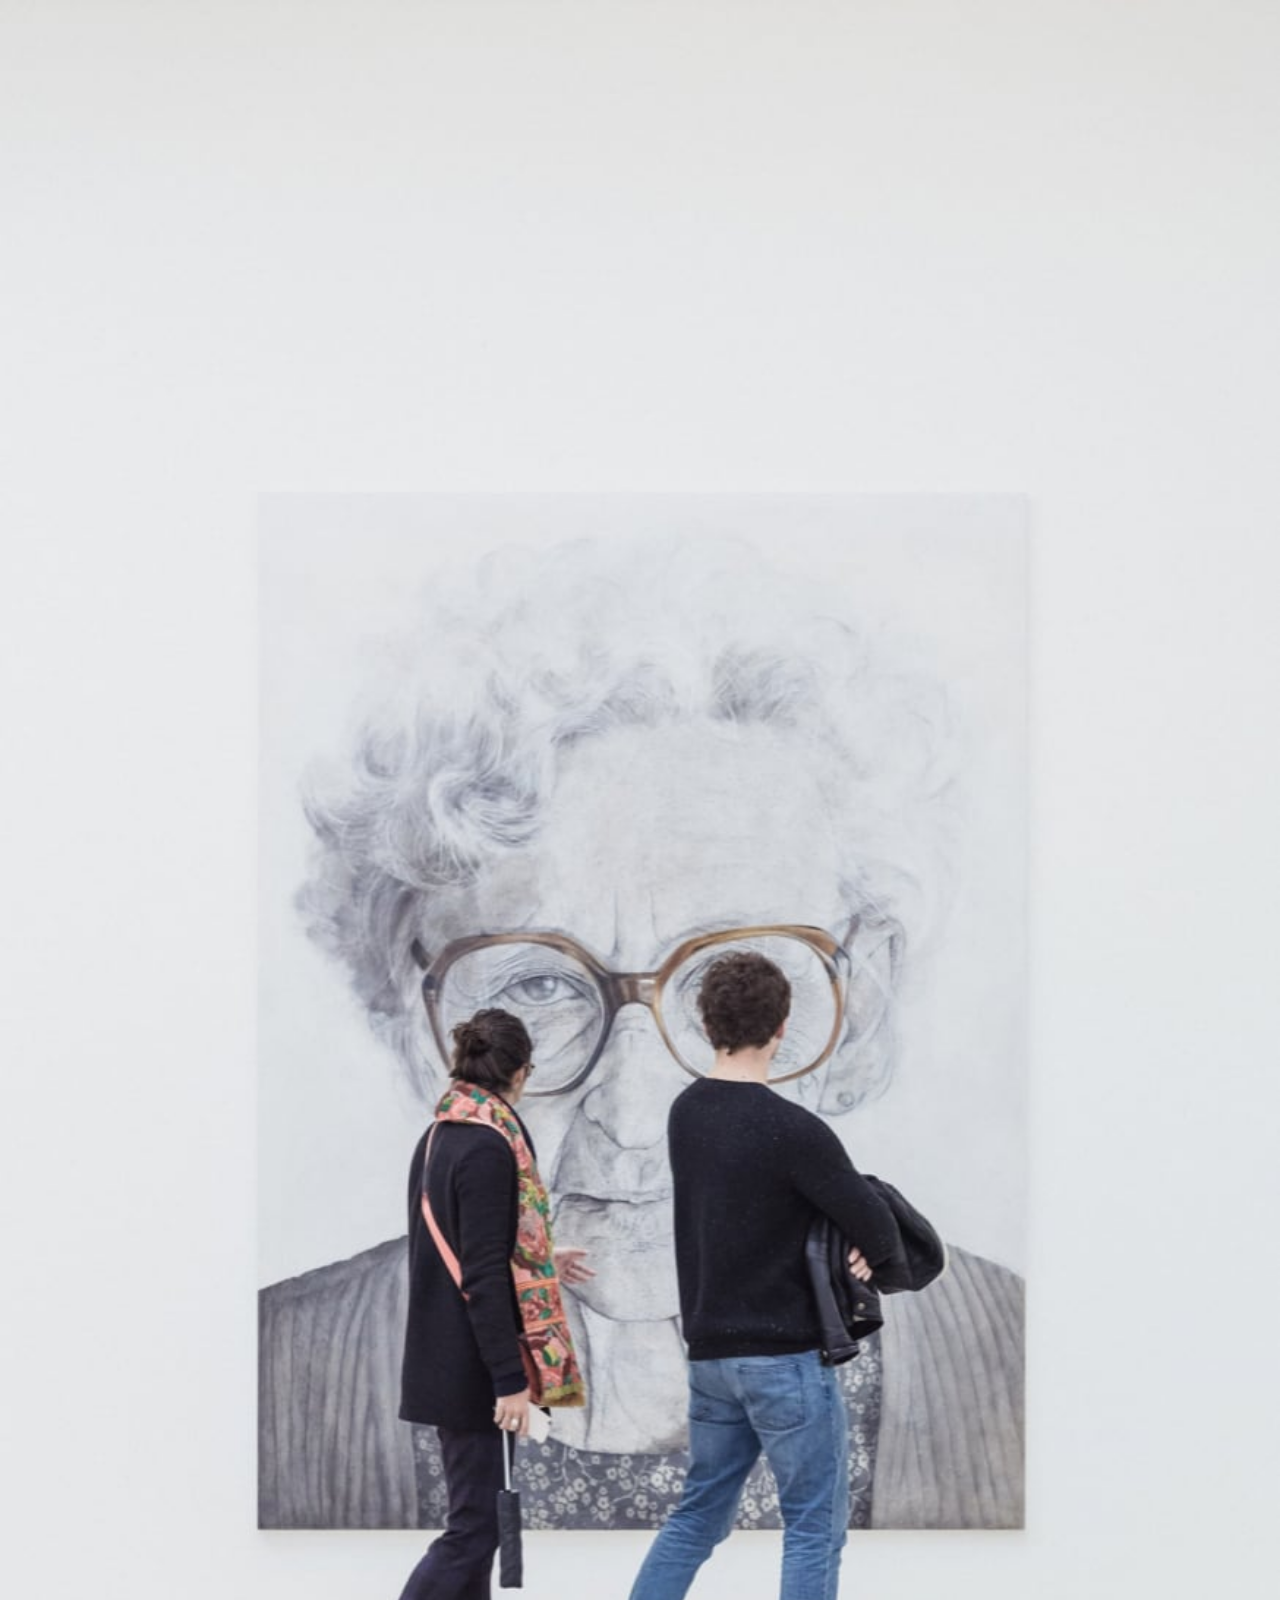
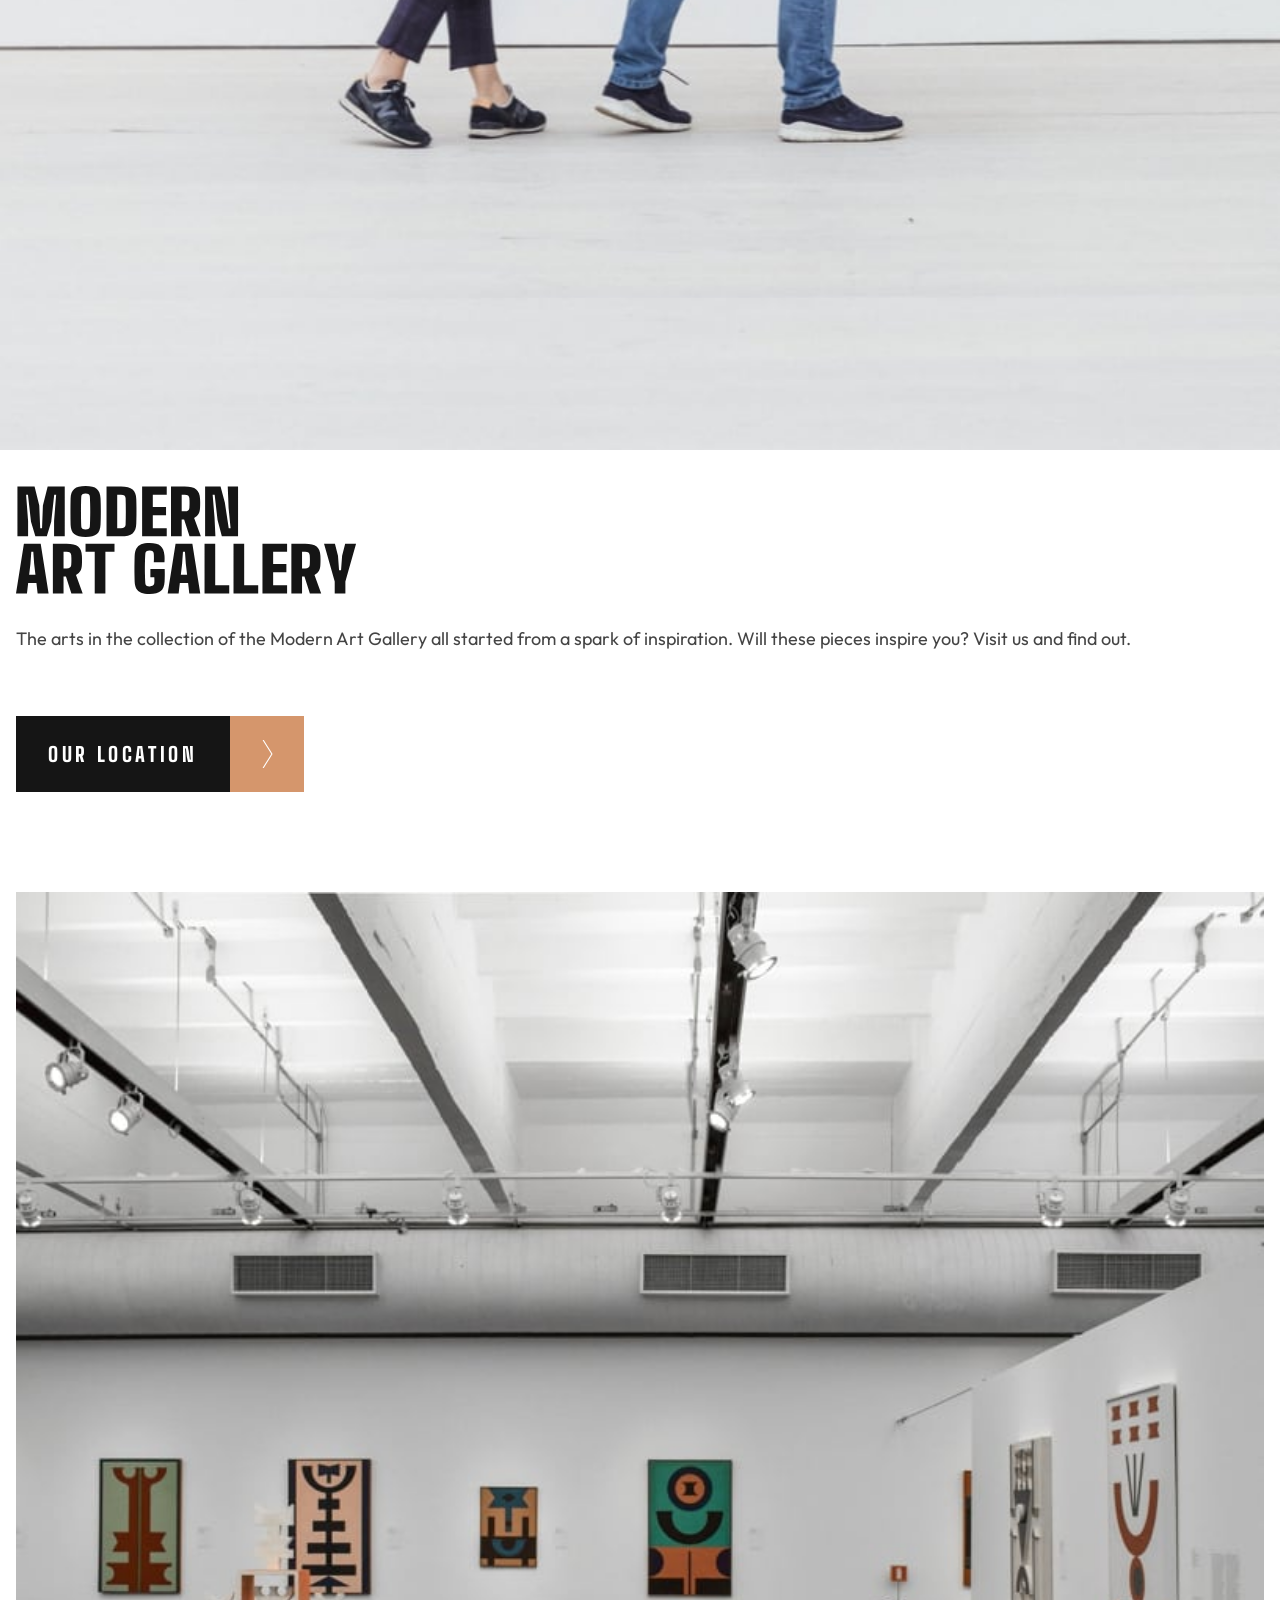
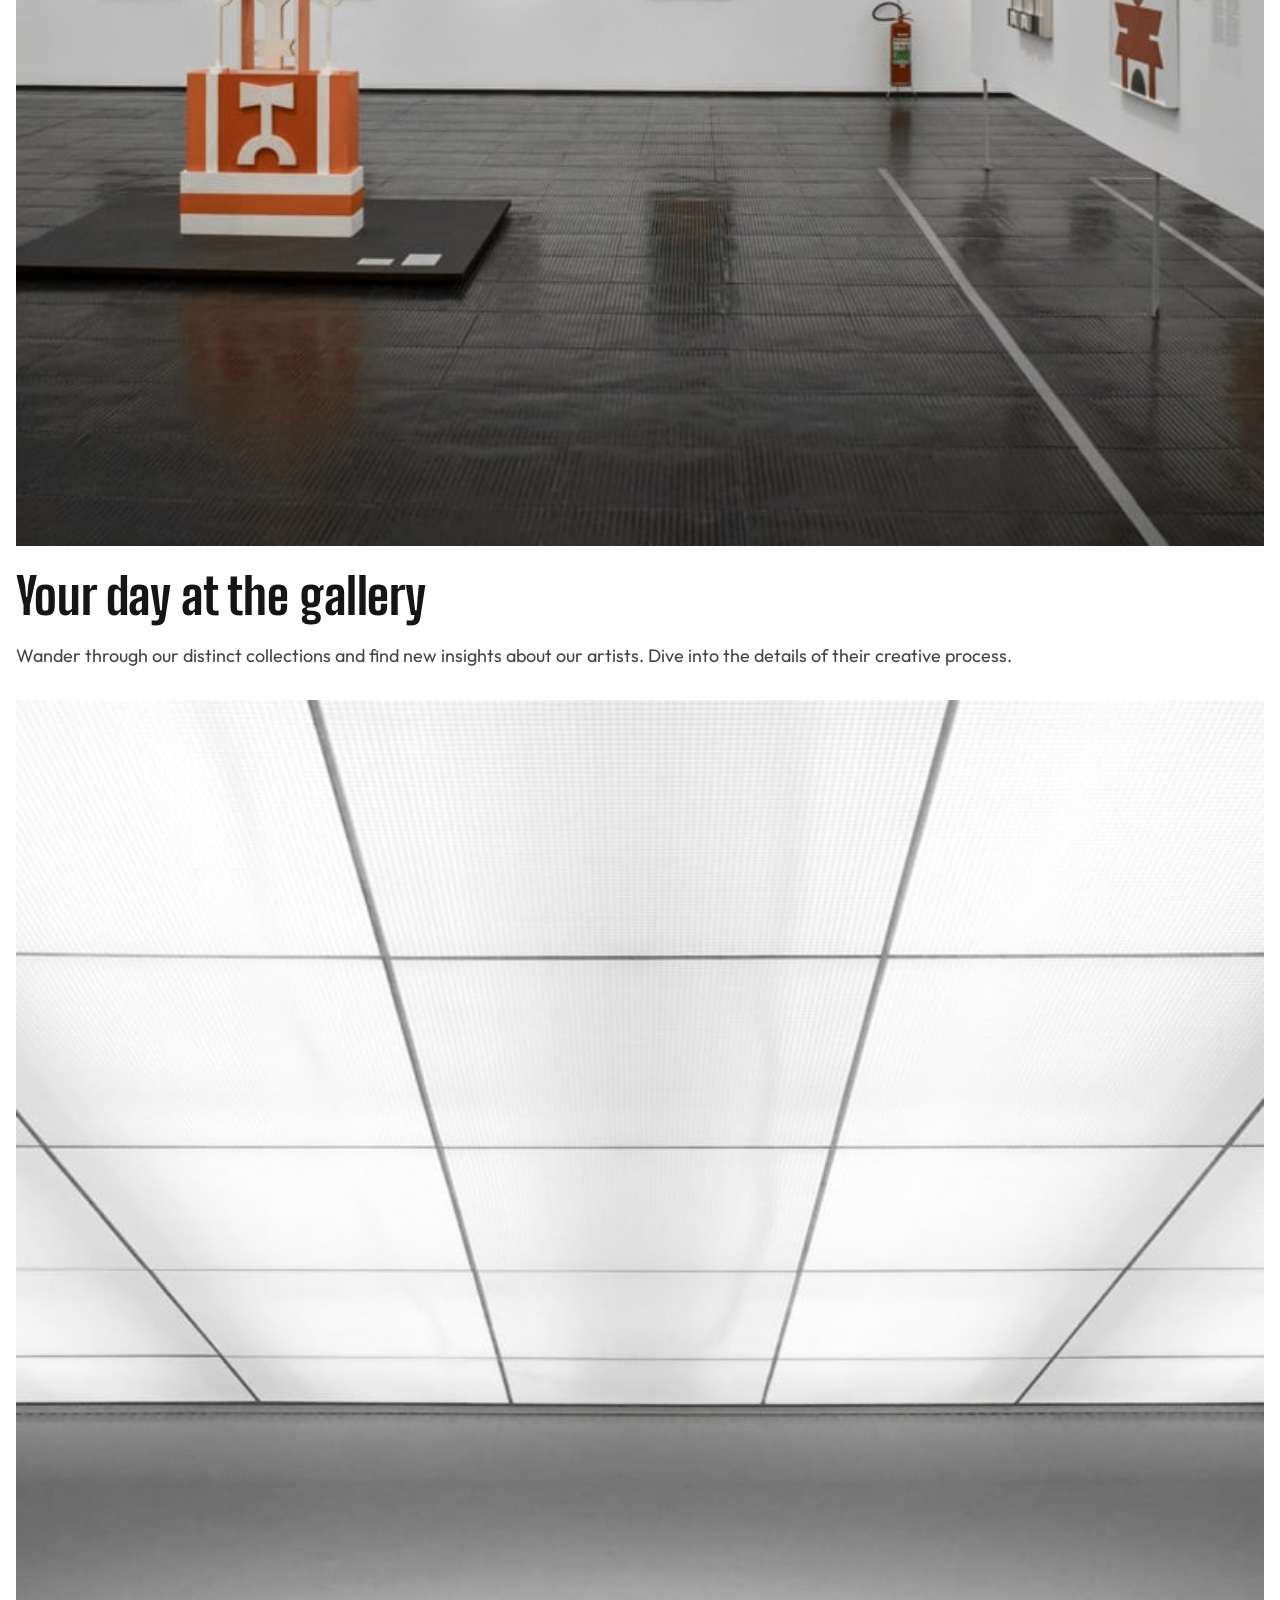
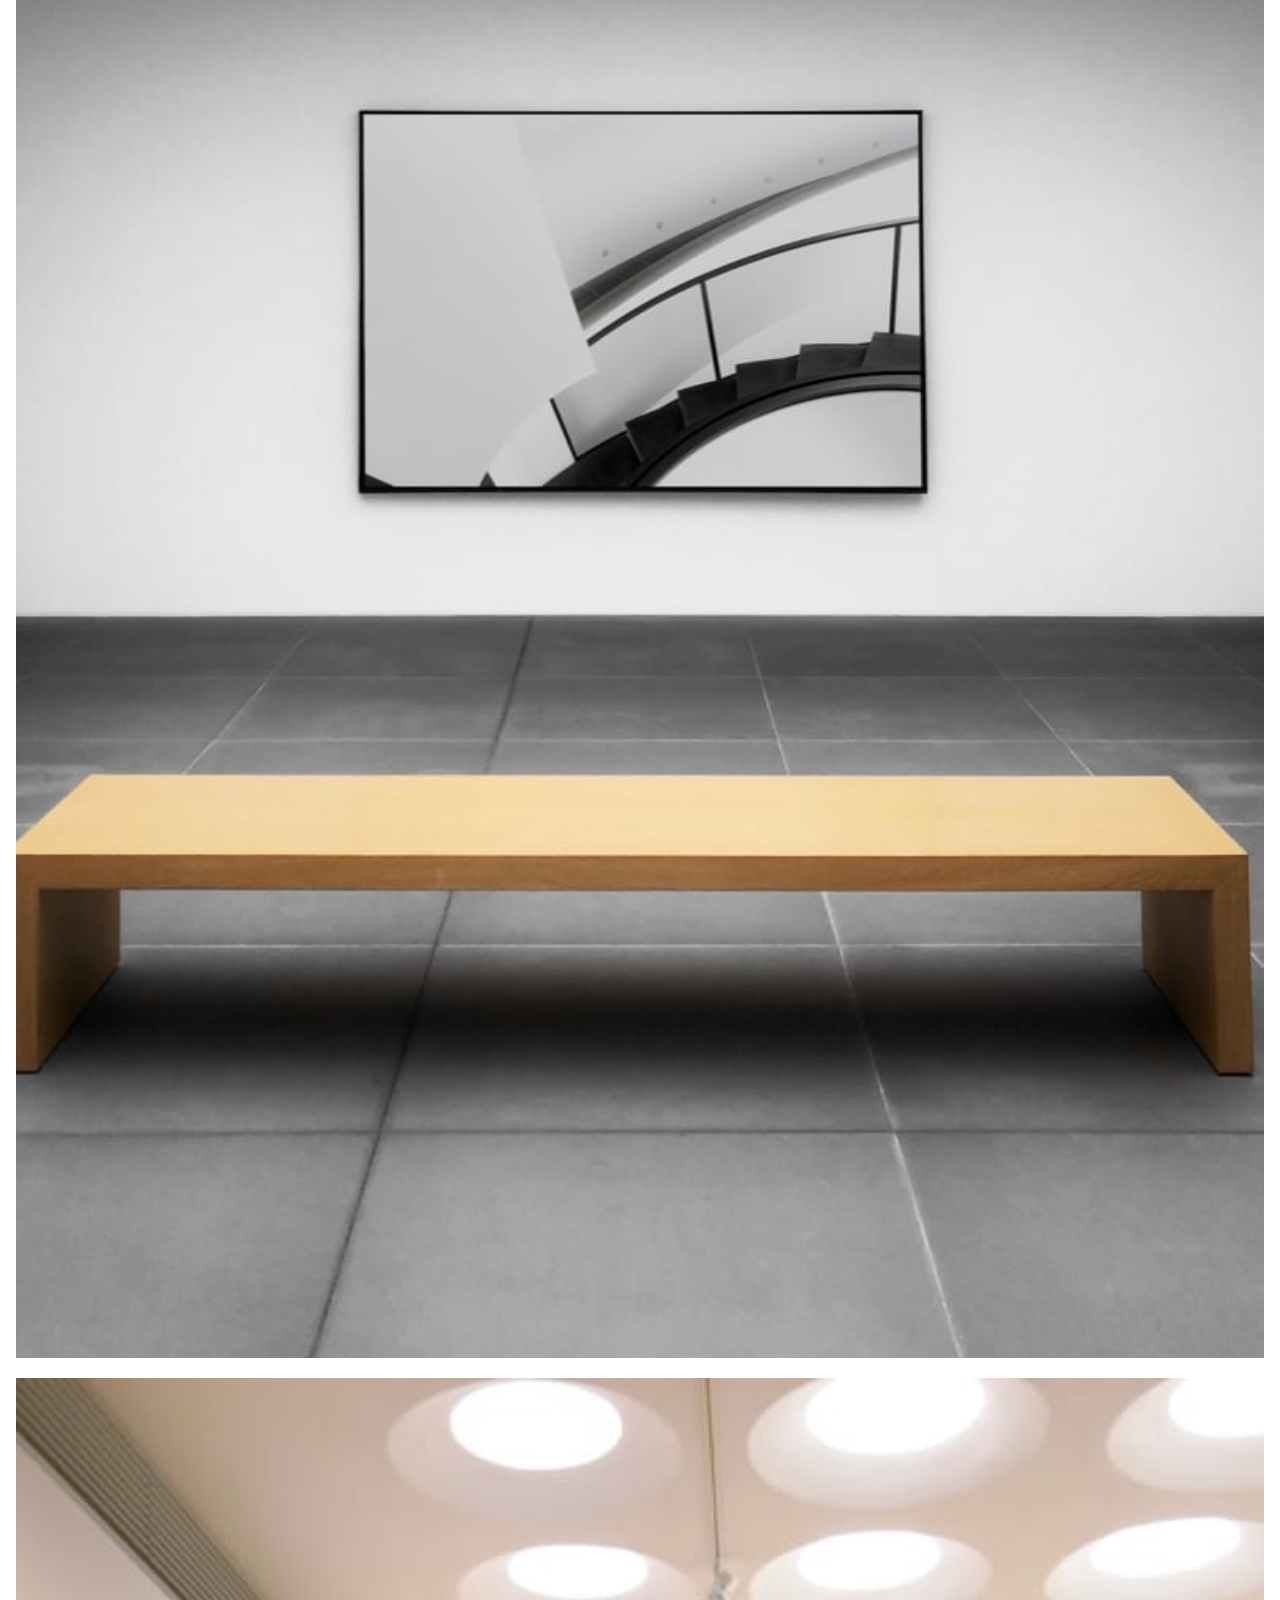
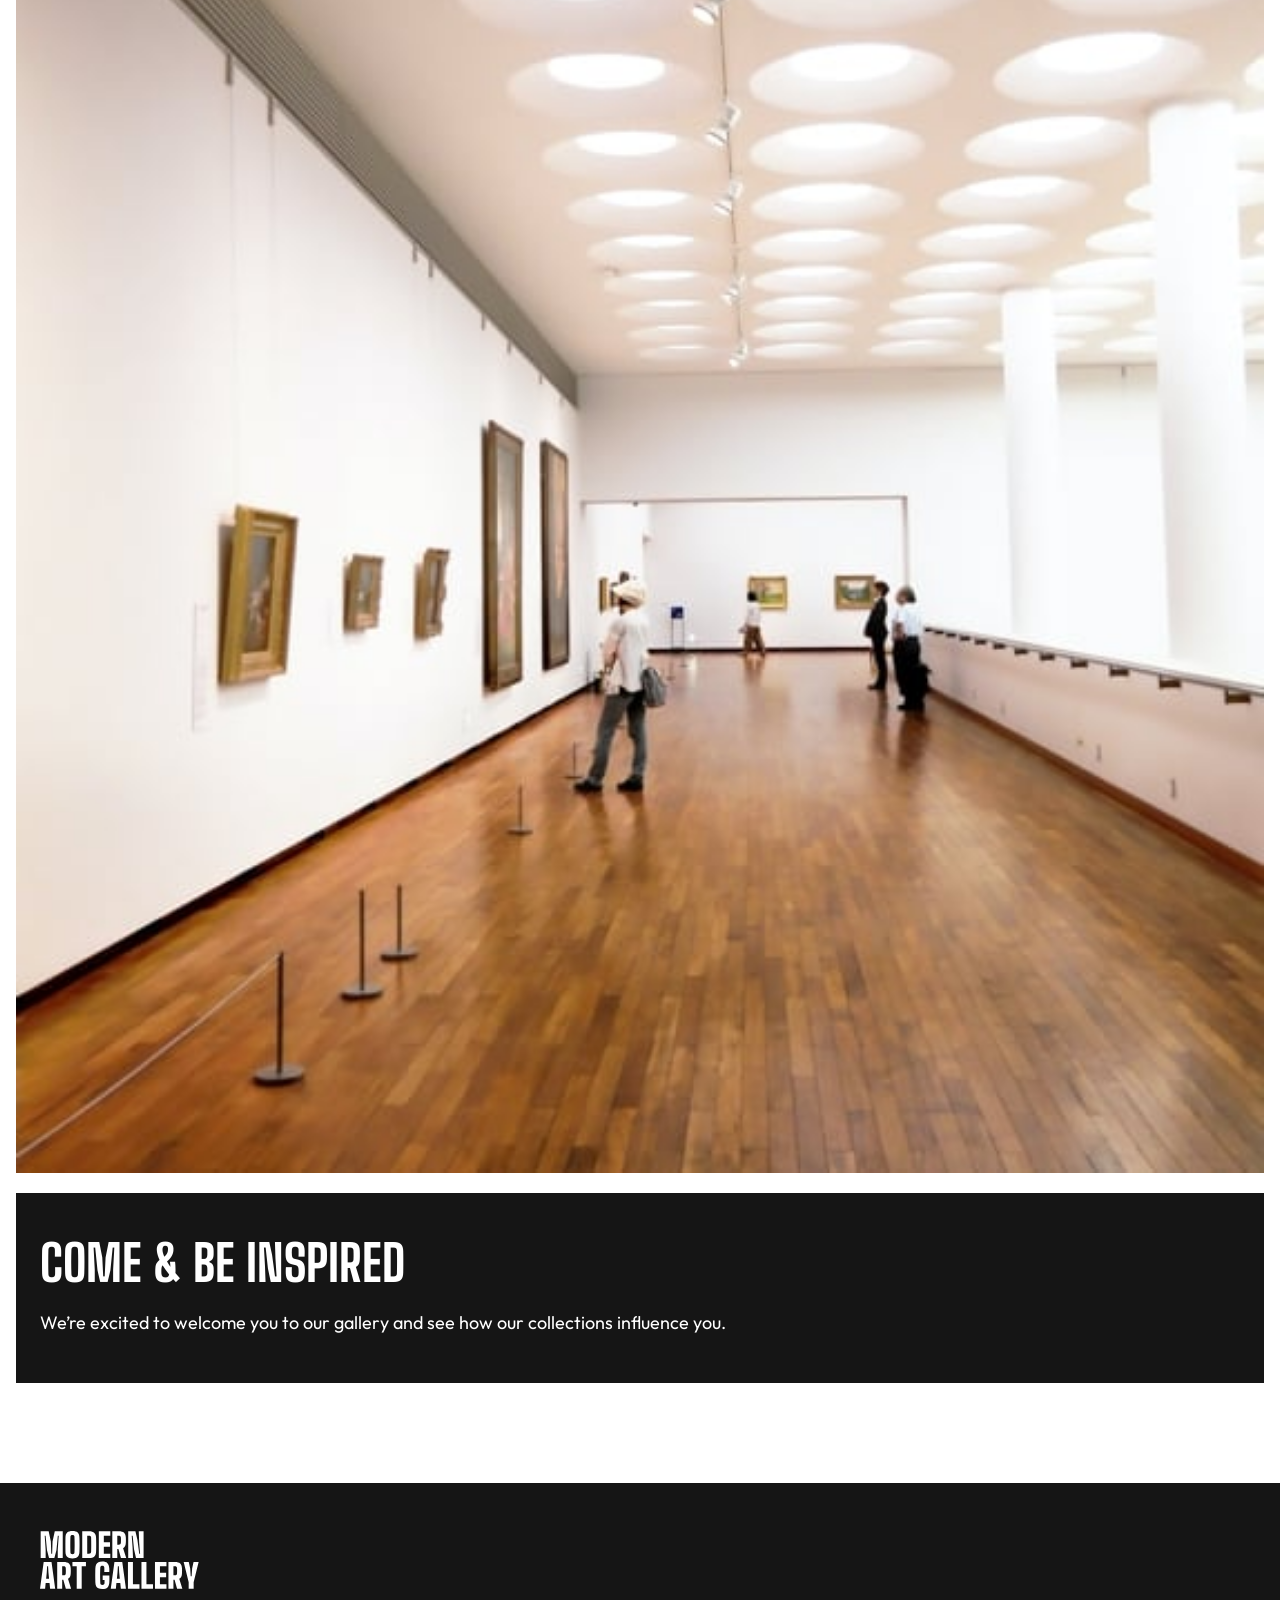
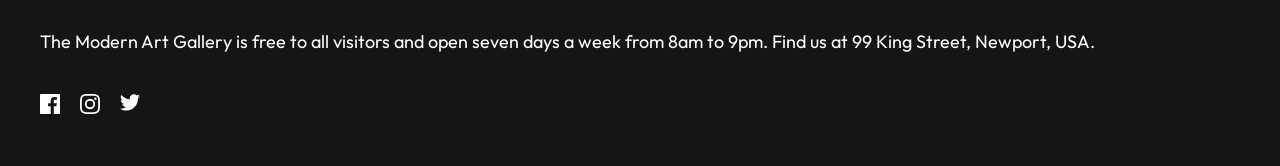
<file: index.html>
<!doctype html>
<html lang="en">
  <head>
    <meta charset="UTF-8" />
    <meta name="viewport" content="width=device-width, initial-scale=1.0" />
    <link
      rel="icon"
      type="image/png"
      sizes="32x32"
      href="./assets/favicon-32x32.png"
    />
    <link rel="preconnect" href="https://fonts.googleapis.com" />
    <link rel="preconnect" href="https://fonts.gstatic.com" crossorigin />
    <link
      href="https://fonts.googleapis.com/css2?family=Big+Shoulders:opsz,wght@10..72,100..900&family=Outfit:wght@100..900&display=swap"
      rel="stylesheet"
    />
    <link rel="stylesheet" href="index.css" />
    <title>Frontend Mentor | Art gallery website</title>
  </head>
  <body>
    <main>
      <section class="main-content">
        <picture class="main-content-hero-image">
          <source
            media="(min-width: 90rem)"
            srcset="./assets/desktop/image-hero@2x.jpg"
          />
          <source
            media="(min-width: 51.25rem)"
            srcset="./assets/tablet/image-hero@2x.jpg"
          />
          <img
            src="./assets/mobile/image-hero@2x.jpg"
            alt="Two visitors stand in a modern gallery looking at a large black and white portrait of an older woman with curly white hair and thick glasses. The woman appears to be the main subject of the artwork, while the visitors are close together in a calm exhibition space with soft lighting and a minimalist atmosphere. The mood feels contemplative and reflective."
          />
        </picture>
        <div class="gallery-info-container">
          <img
            class="main-content-logo"
            src="./assets/logo-dark.svg"
            alt="Modern Art Gallery logo"
          />
          <p>
            The arts in the collection of the Modern Art Gallery all started
            from a spark of inspiration. Will these pieces inspire you? Visit us
            and find out.
          </p>
          <a class="our-location-btn" href="#">
            <div class="our-location-button-wrapper">
              <p><a href="location.html">OUR LOCATION</a></p>
              <span
                ><img
                  src="./assets/icon-arrow-right.svg"
                  alt="Arrow pointing to the right in a white line, indicating navigation to the location section, inside a small rounded icon with a dark background and minimal modern gallery styling."
              /></span>
            </div>
          </a>
        </div>
      </section>
      <section class="gallery">
        <div class="gallery-hero">
          <picture class="gallery-hero-image">
            <source
              media="(min-width: 90rem)"
              srcset="./assets/desktop/image-grid-1@2x.jpg"
            />
            <source
              media="(min-width: 51.25rem)"
              srcset="./assets/tablet/image-grid-1@2x.jpg"
            />
            <img
              src="./assets/mobile/image-grid-1@2x.jpg"
              alt="A spacious modern art gallery interior with white walls, a black polished floor, and several abstract artworks in warm earth tones and bold colors hanging on the walls. A large orange sculpture stands on a black plinth near the center of the room. Overhead lights and a calm minimalist exhibition setting create a reflective, contemplative mood. No text appears in this image."
            />
          </picture>
          <h2>Your day at the gallery</h2>
          <p>
            Wander through our distinct collections and find new insights about
            our artists. Dive into the details of their creative process.
          </p>
        </div>
        <div class="gallery-grid-container">
          <picture class="gallery-image-one">
            <source
              media="(min-width: 90rem)"
              srcset="./assets/desktop/image-grid-2@2x.jpg"
            />
            <source
              media="(min-width: 51.25rem)"
              srcset="./assets/tablet/image-grid-2@2x.jpg"
            />
            <img
              src="./assets/mobile/image-grid-2@2x.jpg"
              alt="A minimalist gallery interior with a long wooden bench in the foreground, a framed abstract artwork on a pale wall, and a bright ceiling grid above. The artwork features curved black and white architectural lines suggesting a staircase or spiral. The space feels calm, spacious, and contemplative, with a refined museum atmosphere."
            />
          </picture>
          <picture class="gallery-image-two">
            <source
              media="(min-width: 90rem)"
              srcset="./assets/desktop/image-grid-3@2x.jpg"
            />
            <source
              media="(min-width: 51.25rem)"
              srcset="./assets/tablet/image-grid-3@2x.jpg"
            />
            <img src="./assets/mobile/image-grid-3@2x.jpg" alt="" />
          </picture>
          <div class="gallery-inspo-container">
            <h2>COME &amp; BE INSPIRED</h2>
            <p>
              We’re excited to welcome you to our gallery and see how our
              collections influence you.
            </p>
          </div>
        </div>
      </section>
    </main>
    <footer>
      <img
        class="footer-logo-light"
        src="./assets/logo-light.svg"
        alt="Modern Art Gallery wordmark in white, with the text Modern Art Gallery displayed in a modern geometric style on a dark background in the footer area of the website. The tone is clean, polished, and welcoming."
      />
      <p>
        The Modern Art Gallery is free to all visitors and open seven days a
        week from 8am to 9pm. Find us at 99 King Street, Newport, USA.
      </p>
      <div class="socials-container">
        <a href="#"
          ><img
            src="./assets/icon-facebook.svg"
            alt="Facebook logo showing a white lowercase f on a dark square background, linking to the gallery Facebook page. The icon sits in the footer beside other social links in a clean, modern gallery layout. The tone is welcoming and contemporary."
        /></a>
        <a href="#"
          ><img
            src="./assets/icon-instagram.svg"
            alt="Instagram logo in white on a dark square background, with a camera outline and a circular lens, linking to the gallery Instagram page."
        /></a>
        <a href="#"
          ><img
            src="./assets/icon-twitter.svg"
            alt="Twitter bird logo in white on a dark square background, linking to the gallery Twitter page."
        /></a>
      </div>
    </footer>
  </body>
</html>
</file>
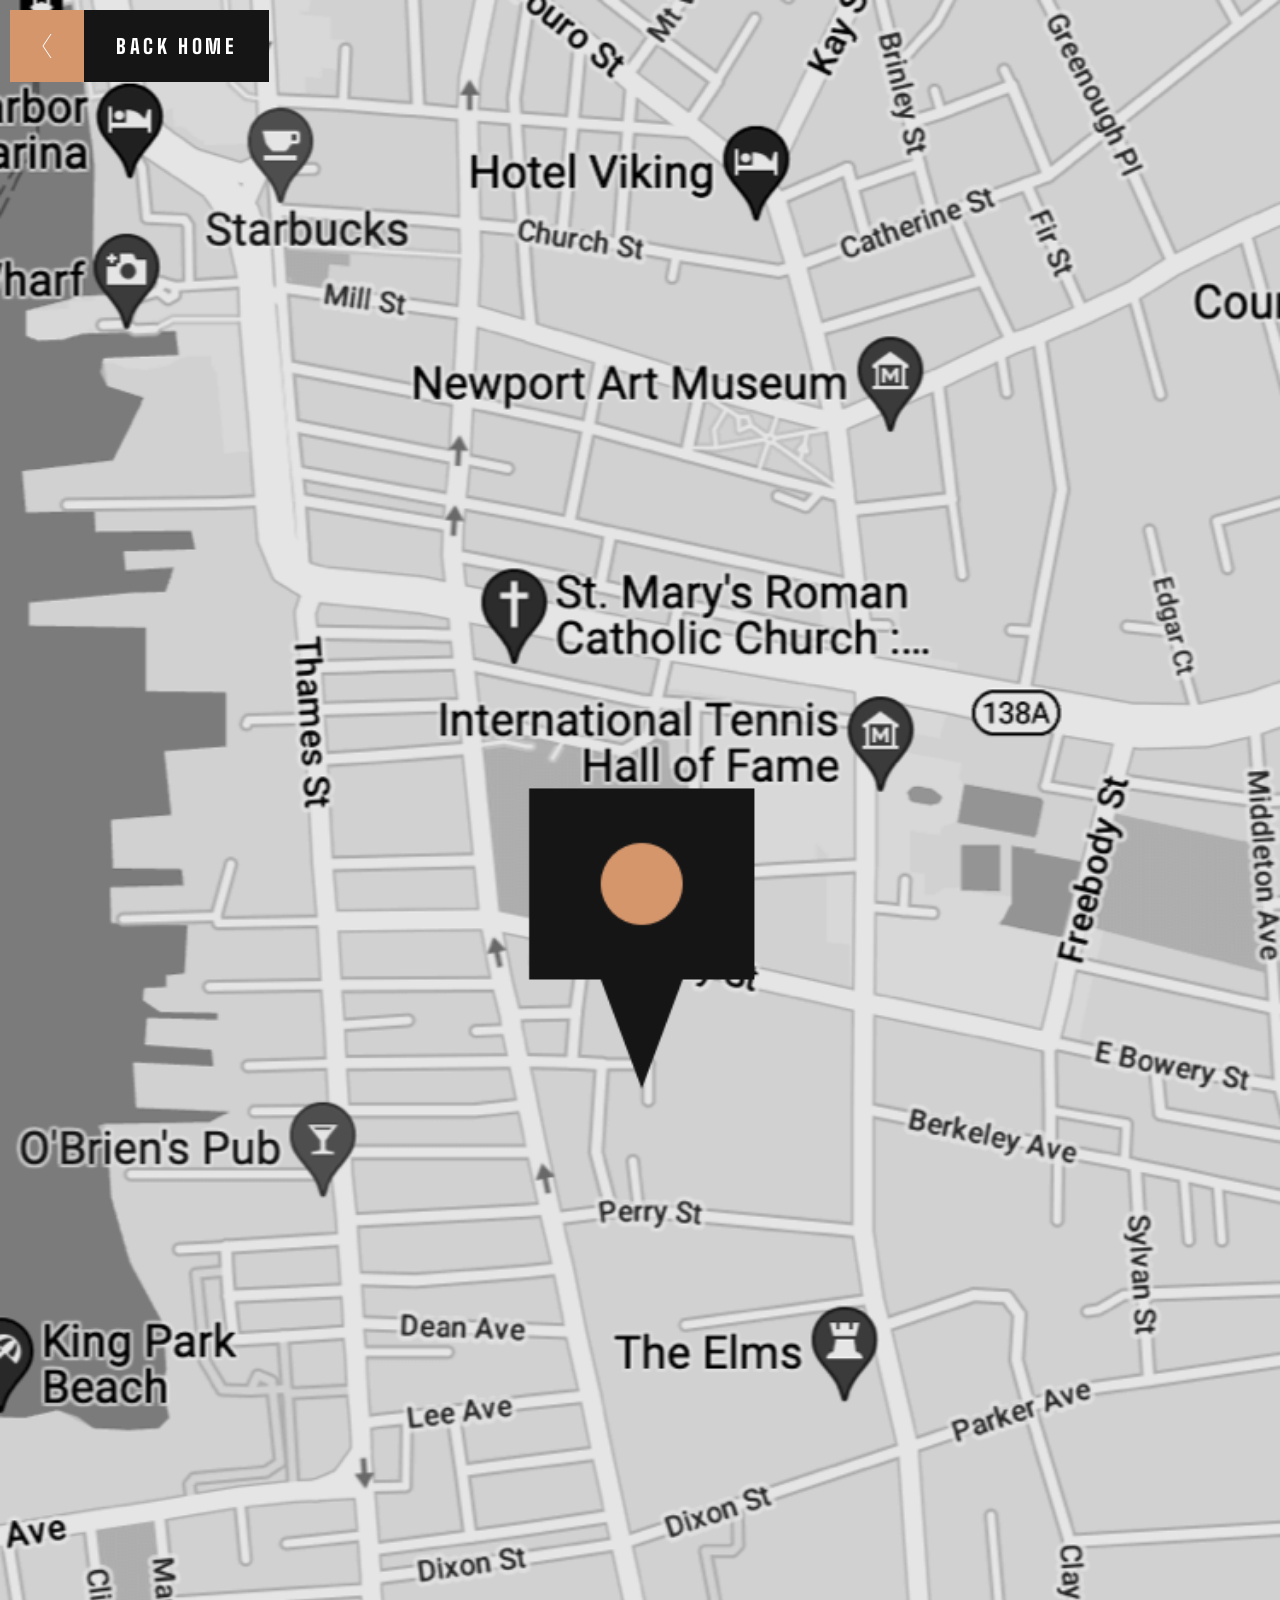
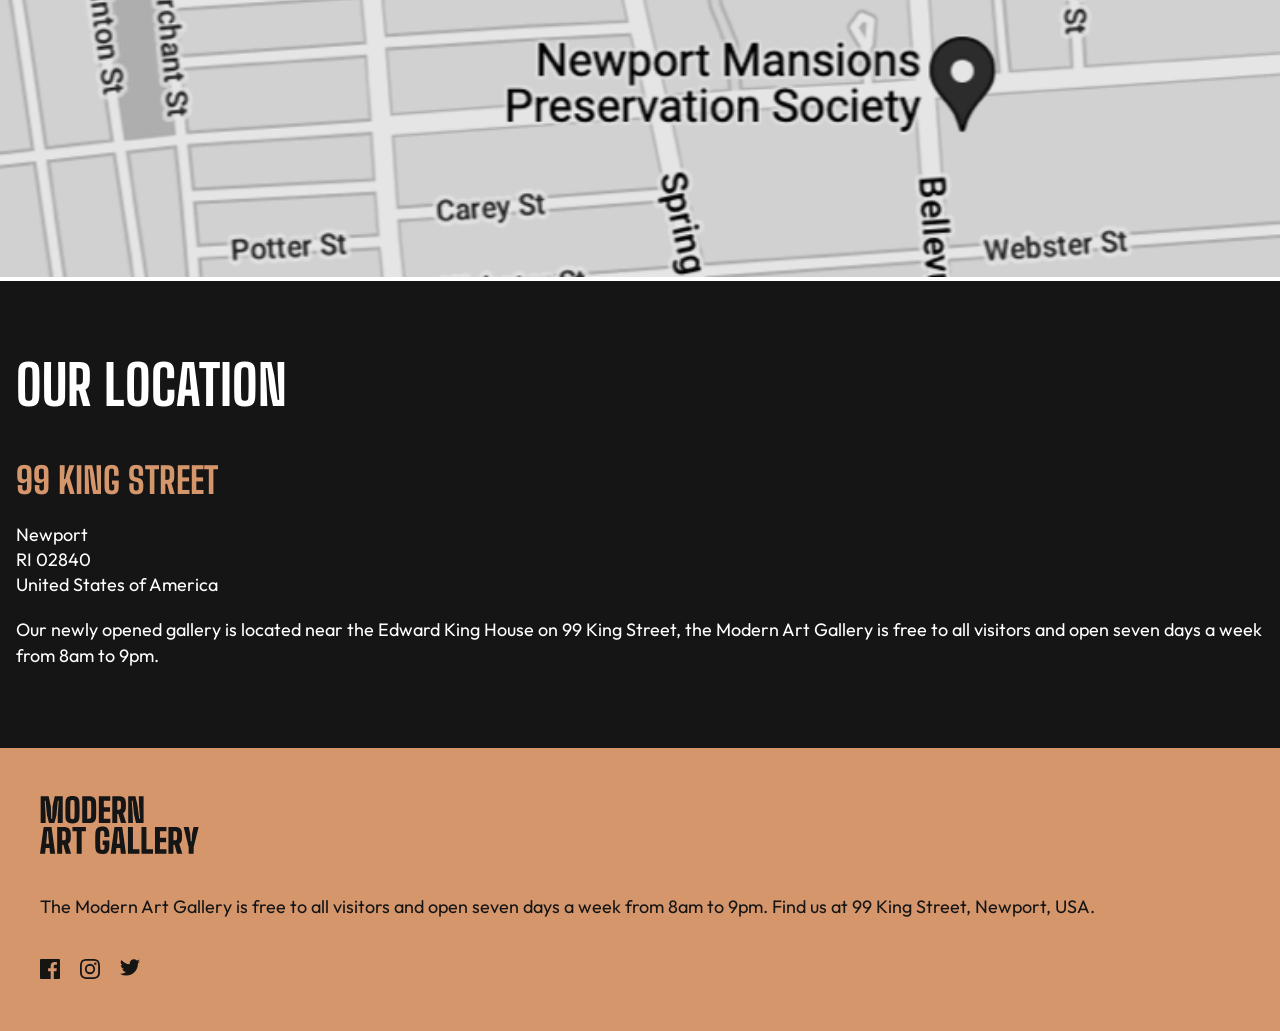
<file: location.html>
<!doctype html>
<html lang="en">
  <head>
    <meta charset="UTF-8" />
    <meta name="viewport" content="width=device-width, initial-scale=1.0" />
    <link
      rel="icon"
      type="image/png"
      sizes="32x32"
      href="./assets/favicon-32x32.png"
    />
    <link rel="preconnect" href="https://fonts.googleapis.com" />
    <link rel="preconnect" href="https://fonts.gstatic.com" crossorigin />
    <link
      href="https://fonts.googleapis.com/css2?family=Big+Shoulders:opsz,wght@10..72,100..900&family=Outfit:wght@100..900&display=swap"
      rel="stylesheet"
    />
    <link rel="stylesheet" href="./location.css" />
    <title>Frontend Mentor | Art gallery website</title>
  </head>
  <body>
    <main>
      <section class="map-section">
        <div class="map-container">
          <picture class="map-image">
            <source
              media="min-width: 90rem"
              srcset="./assets/desktop/image-map@2x.png"
            />
            <source
              media="min-width: 51.25rem"
              srcset="./assets/tablet/image-map@2x.png"
            />
            <img
              src="./assets/mobile/image-map@2x.png"
              alt="Grayscale city map of Newport with labeled streets and landmarks. The central focus is the International Tennis Hall of Fame, with nearby locations including Hotel Viking, Newport Art Museum, St Marys Roman Catholic Church, The Elms, and Newport Mansions Preservation Society. Streets and avenues such as Thames Street, Bellevue Avenue, Perry Street, and Spring Street are visible. The overall tone is calm and informative."
            />
          </picture>
          <div class="back-home-button-wrapper">
            <span
              ><img
                src="./assets/icon-arrow-left.svg"
                alt="Arrow pointing to the left in a white line, indicating navigation to the location section, inside a small rounded icon with a dark background and minimal modern gallery styling."
            /></span>
            <p><a href="index.html">BACK HOME</a></p>
          </div>
        </div>
      </section>
      <section class="out-location-section">
        <h1>OUR LOCATION</h1>
        <div class="our-location-text-wrapper">
          <h2>99 KING STREET</h2>
          <div class="paragraph-one">
            <p>Newport</p>
            <p>RI 02840</p>
            <p>United States of America</p>
          </div>
          <p class="paragraph-two">
            Our newly opened gallery is located near the Edward King House on 99
            King Street, the Modern Art Gallery is free to all visitors and open
            seven days a week from 8am to 9pm.
          </p>
        </div>
      </section>
    </main>
    <footer>
      <img
        class="footer-logo-light"
        src="./assets/logo-dark.svg"
        alt="Modern Art Gallery wordmark in white, with the text Modern Art Gallery displayed in a modern geometric style on a dark background in the footer area of the website. The tone is clean, polished, and welcoming."
      />
      <p class="footer-text">
        The Modern Art Gallery is free to all visitors and open seven days a
        week from 8am to 9pm. Find us at 99 King Street, Newport, USA.
      </p>
      <div class="socials-container">
        <a href="#"
          ><img
            src="./assets/icon-facebook.svg"
            alt="Facebook logo showing a white lowercase f on a dark square background, linking to the gallery Facebook page. The icon sits in the footer beside other social links in a clean, modern gallery layout. The tone is welcoming and contemporary."
        /></a>
        <a href="#"
          ><img
            src="./assets/icon-instagram.svg"
            alt="Instagram logo in white on a dark square background, with a camera outline and a circular lens, linking to the gallery Instagram page."
        /></a>
        <a href="#"
          ><img
            src="./assets/icon-twitter.svg"
            alt="Twitter bird logo in white on a dark square background, linking to the gallery Twitter page."
        /></a>
      </div>
    </footer>
  </body>
</html>
</file>
<file: index.css>
/* Global Styles */

* {
  box-sizing: border-box;
  margin: 0;
  padding: 0;
}

:root {
  --grey-900: #151515;
  --grey-700: #444;
  --white: #fff;
  --gold-500: #d5966c;
}

html,
body {
  scroll-behavior: smooth;
}

body {
  background-color: var(--white);
}

/* || Main Content Section */

.main-content {
  margin-block-end: 100px;
}

.main-content-hero-image {
  img {
    margin-block-end: 32px;
    width: 100%;
    height: auto;
  }
}

.main-content-logo {
  width: 343px;
  height: 108px;
}

.gallery-info-container {
  display: flex;
  flex-direction: column;
  gap: 32px;
  padding: 0 16px;

  p {
    color: var(--grey-700);
    font-size: 18px;
    line-height: 140%;
    font-family: 'Outfit', Arial, Helvetica, sans-serif;
  }
}

.our-location-btn {
  text-decoration: none;
}

.our-location-button-wrapper {
  display: flex;
  cursor: pointer;

  p {
    background-color: var(--grey-900);
    padding: 24px 32px;
    color: var(--white);
    font-weight: 800;
    font-size: 20px;
    font-family: 'Big Shoulders', Arial, Helvetica, sans-serif;
    letter-spacing: 3.64px;

    a {
      color: var(--white);
      text-decoration: none;
    }
  }

  span {
    display: flex;
    background-color: var(--gold-500);
    padding: 24px 32px;
  }

  p,
  span {
    transition: background-color 0.1s ease-in-out;
  }

  &:hover {
    p {
      background-color: var(--gold-500);
    }

    span {
      background-color: var(--grey-900);
    }
  }
}

/* Gallery Section */

.gallery {
  margin-block-end: 100px;
  padding: 0 16px;
}

.gallery-hero {
  display: flex;
  flex-direction: column;
  gap: 24px;
  margin-block-end: 32px;

  h2 {
    color: var(--grey-900);
    font-size: 50px;
    line-height: 90%;
    font-family: 'Big Shoulders', Arial, Helvetica, sans-serif;
  }

  p {
    color: var(--grey-700);
    font-size: 18px;
    line-height: 140%;
    font-family: 'Outfit', Arial, Helvetica, sans-serif;
  }
}

.gallery-hero-image {
  img {
    width: 100%;
    height: auto;
  }
}

.gallery-grid-container {
  display: grid;
  grid-template-rows: auto;
  grid-template-columns: 1fr;
  gap: 16px;
}

.gallery-image-one {
  img {
    width: 100%;
    height: auto;
  }
}

.gallery-image-two {
  img {
    width: 100%;
    height: auto;
  }
}

.gallery-inspo-container {
  display: flex;
  flex-direction: column;
  gap: 24px;
  background-color: var(--grey-900);
  padding: 48px 24px;
  color: var(--white);

  h2 {
    font-size: 50px;
    line-height: 90%;
    font-family: 'Big Shoulders', Arial, Helvetica, sans-serif;
  }

  p {
    font-size: 18px;
    line-height: 140%;
    font-family: 'Outfit', Arial, Helvetica, sans-serif;
  }
}

/* Footer */

footer {
  display: flex;
  flex-direction: column;
  gap: 40px;
  background-color: var(--grey-900);
  padding: 48px 40px;
  color: var(--white);

  p {
    font-size: 18px;
    line-height: 140%;
    font-family: 'Outfit', Arial, Helvetica, sans-serif;
  }
}

.footer-logo-light {
  width: 159.5696px;
  height: 58px;
}

.socials-container {
  display: flex;
  gap: 20px;
}
</file>
<file: location.css>
/* Global Styles */

* {
  box-sizing: border-box;
  margin: 0;
  padding: 0;
}

:root {
  --grey-900: #151515;
  --grey-700: #444;
  --white: #fff;
  --gold-500: #d5966c;
}

html,
body {
  scroll-behavior: smooth;
}

body {
  background-color: var(--white);
}

/* || Main Styles */

/* Map Section */

.map-container {
  position: relative;
}

.map-image {
  img {
    width: 100%;
    height: auto;
  }
}

.back-home-button-wrapper {
  display: flex;
  position: absolute;
  top: 10px;
  left: 10px;
  cursor: pointer;

  p {
    background-color: var(--grey-900);
    padding: 1.5rem 2rem;
    color: var(--white);
    font-weight: 800;
    font-size: 1.25rem;
    font-family: 'Big Shoulders', Arial, Helvetica, sans-serif;
    letter-spacing: 0.2275rem;

    a {
      color: var(--white);
      text-decoration: none;
    }
  }

  span {
    display: flex;
    background-color: var(--gold-500);
    padding: 1.5rem 2rem;
  }

  p,
  span {
    transition: background-color 0.1s ease-in-out;
  }

  &:hover {
    p {
      background-color: var(--gold-500);
    }

    span {
      background-color: var(--grey-900);
    }
  }
}

/* Our Location Section */

.out-location-section {
  background-color: var(--grey-900);
  padding: 80px 16px;

  h1 {
    margin-block-end: 48px;
    color: var(--white);
    font-size: 55px;
    line-height: 90%;
    font-family: 'Big Shoulders', Arial, Helvetica, sans-serif;
  }

  h2 {
    margin-block-end: 1.25rem;
    color: var(--gold-500);
    font-size: 36px;
    font-family: 'Big Shoulders', Arial, Helvetica, sans-serif;
  }

  p {
    color: var(--white);
    font-size: 18px;
    line-height: 140%;
    font-family: 'Outfit', Arial, Helvetica, sans-serif;
  }
}

.paragraph-one {
  margin-block-end: 1.25rem;
}

/* Footer */

footer {
  display: flex;
  flex-direction: column;
  gap: 40px;
  background-color: var(--gold-500);
  padding: 48px 40px;
  color: var(--grey-900);

  p {
    font-size: 18px;
    line-height: 140%;
    font-family: 'Outfit', Arial, Helvetica, sans-serif;
  }
}

.footer-logo-light {
  width: 159.5696px;
  height: 58px;
}

.socials-container {
  display: flex;
  gap: 20px;

  img {
    filter: brightness(0) saturate(100%) invert(3%) sepia(2%) saturate(209%)
      hue-rotate(315deg) brightness(95%) contrast(89%);
  }
}
</file>
